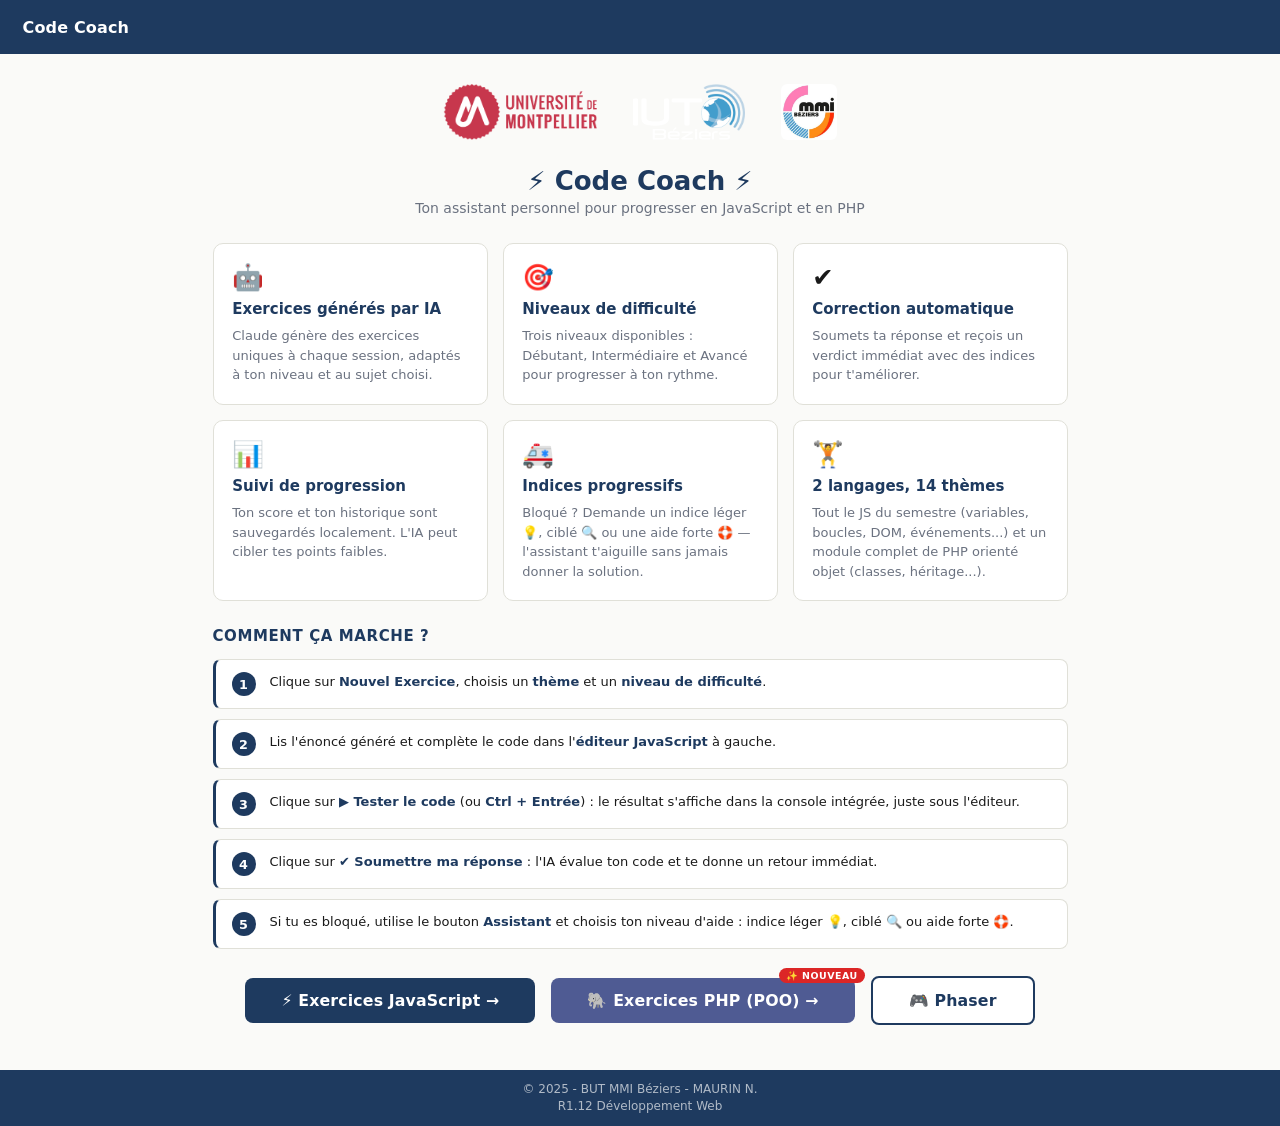
<file: index.html>
<!doctype html>
<html lang="fr">
  <head>
    <meta charset="UTF-8" />
    <meta name="viewport" content="width=device-width, initial-scale=1" />
    <title>Code Coach JS — Accueil</title>
    <link rel="stylesheet" href="./style.css" />
    <style>
      /* Overrides pour la page d'accueil (scroll autorisé) */
      html,
      body {
        overflow: auto;
        height: auto;
        min-height: 100%;
      }
    </style>
  </head>
  <body>
    <header>
      <div class="header-inner">
        <span class="site-title">Code Coach</span>
      </div>
    </header>

    <div class="landing-wrapper">
      <!-- Logos -->
      <div class="logos-row">
        <img src="./logos/logo_um.png" alt="Logo Université de Montpellier" />
        <img src="./logos/logo_IUT.png" alt="Logo IUT de Béziers" />
        <img src="./logos/logo mmi.jpg" alt="Logo BUT MMI" />
      </div>

      <!-- Titre -->
      <div class="landing-title">
        <h1>⚡ Code Coach ⚡</h1>
        <p class="subtitle">
          Ton assistant personnel pour progresser en JavaScript et en PHP
        </p>
      </div>

      <!-- Fonctionnalités -->
      <div class="features-grid">
        <div class="feature-card">
          <span class="icon">🤖</span>
          <h3>Exercices générés par IA</h3>
          <p>
            Claude génère des exercices uniques à chaque session, adaptés à ton
            niveau et au sujet choisi.
          </p>
        </div>
        <div class="feature-card">
          <span class="icon">🎯</span>
          <h3>Niveaux de difficulté</h3>
          <p>
            Trois niveaux disponibles : Débutant, Intermédiaire et Avancé pour
            progresser à ton rythme.
          </p>
        </div>
        <div class="feature-card">
          <span class="icon">✔</span>
          <h3>Correction automatique</h3>
          <p>
            Soumets ta réponse et reçois un verdict immédiat avec des indices
            pour t'améliorer.
          </p>
        </div>
        <div class="feature-card">
          <span class="icon">📊</span>
          <h3>Suivi de progression</h3>
          <p>
            Ton score et ton historique sont sauvegardés localement. L'IA peut
            cibler tes points faibles.
          </p>
        </div>
        <div class="feature-card">
          <span class="icon">🚑</span>
          <h3>Indices progressifs</h3>
          <p>
            Bloqué ? Demande un indice léger 💡, ciblé 🔍 ou une aide forte 🛟 —
            l'assistant t'aiguille sans jamais donner la solution.
          </p>
        </div>
        <div class="feature-card">
          <span class="icon">🏋️</span>
          <h3>2 langages, 14 thèmes</h3>
          <p>
            Tout le JS du semestre (variables, boucles, DOM, événements...) et
            un module complet de PHP orienté objet (classes, héritage...).
          </p>
        </div>
      </div>

      <!-- Comment ça marche -->
      <div class="how-section">
        <h2>Comment ça marche ?</h2>
        <div class="steps">
          <div class="step">
            <div class="step-num">1</div>
            <p>
              Clique sur <strong>Nouvel Exercice</strong>, choisis un
              <strong>thème</strong> et un
              <strong>niveau de difficulté</strong>.
            </p>
          </div>
          <div class="step">
            <div class="step-num">2</div>
            <p>
              Lis l'énoncé généré et complète le code dans l'<strong
                >éditeur JavaScript</strong
              >
              à gauche.
            </p>
          </div>
          <div class="step">
            <div class="step-num">3</div>
            <p>
              Clique sur <strong>▶ Tester le code</strong> (ou
              <strong>Ctrl + Entrée</strong>) : le résultat s'affiche dans la
              console intégrée, juste sous l'éditeur.
            </p>
          </div>
          <div class="step">
            <div class="step-num">4</div>
            <p>
              Clique sur <strong>✔ Soumettre ma réponse</strong> : l'IA évalue
              ton code et te donne un retour immédiat.
            </p>
          </div>
          <div class="step">
            <div class="step-num">5</div>
            <p>
              Si tu es bloqué, utilise le bouton <strong>Assistant</strong> et
              choisis ton niveau d'aide : indice léger 💡, ciblé 🔍 ou aide
              forte 🛟.
            </p>
          </div>
        </div>
      </div>

      <!-- CTA -->
      <div style="display:flex; gap:16px; align-items:center; flex-wrap:wrap; justify-content:center;">
        <a href="./ccjs.html" class="cta-button">⚡ Exercices JavaScript →</a>
        <a href="./ccphp.html" class="cta-button" style="position:relative; background:#4F5B93;">
          <span style="position:absolute; top:-10px; right:-10px; background:#dc2626; color:#fff; font-size:0.6em; font-weight:bold; padding:2px 7px; border-radius:20px; letter-spacing:0.5px; white-space:nowrap;">✨ NOUVEAU</span>
          🐘 Exercices PHP (POO) →
        </a>
        <a href="./ccphaser.html" class="cta-button secondary">🎮 Phaser</a>
      </div>
    </div>

    <footer>
      <p>
        © 2025 - BUT MMI Béziers - MAURIN N.<br />
        R1.12 Développement Web
      </p>
    </footer>
  </body>
</html>
</file>
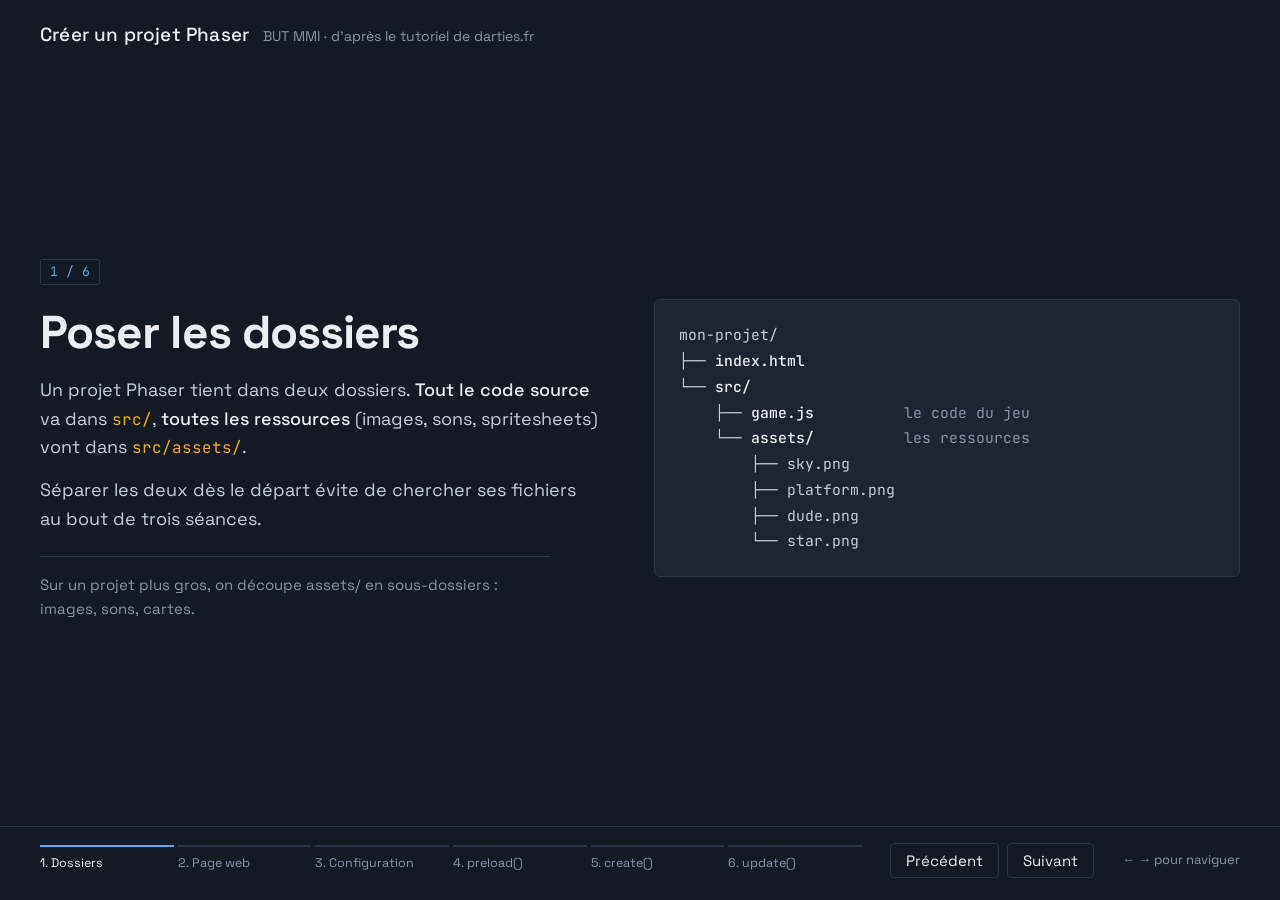
<file: phaser-pas-a-pas.html>
<!DOCTYPE html>
<html lang="fr">
<head>
<meta charset="utf-8">
<meta name="viewport" content="width=device-width, initial-scale=1">
<title>Créer un projet Phaser, pas à pas</title>
<!-- Polices hébergées ici même : aucune requête vers Google, donc aucune
     adresse IP d'étudiant transmise. Détails dans fonts/polices.css. -->
<link rel="stylesheet" href="./fonts/polices.css">
<!-- On précharge le seul fichier réellement utilisé au premier affichage :
     sans cela le navigateur ne le découvre qu'après avoir lu la feuille de
     style, ce qui retarde la bascule depuis la police de secours. -->
<link rel="preload" href="./fonts/space-grotesk-latin.woff2" as="font" type="font/woff2" crossorigin>
<style>
:root{
  --ink:#141A24;
  --ink-2:#1C2531;
  --paper:#EDEEF2;
  --muted:#8794A8;
  --sky:#5FA8E0;
  --star:#EFA92B;
  --line:#2A3546;
  --sans:"Space Grotesk","Helvetica Neue",Arial,sans-serif;
  --mono:"JetBrains Mono","SF Mono",Consolas,monospace;
}
*{box-sizing:border-box}
html,body{height:100%}
body{
  margin:0;background:var(--ink);color:var(--paper);
  font-family:var(--sans);font-size:18px;line-height:1.6;
  display:flex;flex-direction:column;overflow:hidden;
}

header{
  display:flex;align-items:baseline;gap:14px;
  padding:20px 40px 0;flex:none;
}
header h1{font-size:19px;font-weight:500;margin:0;letter-spacing:.01em}
header span{font-size:14px;color:var(--muted)}

main{flex:1;position:relative;overflow:hidden}

.slide{
  position:absolute;inset:0;
  display:none;
  grid-template-columns:minmax(0,1fr) minmax(0,1.05fr);
  gap:56px;align-content:safe center;align-items:center;
  padding:24px 40px;
  overflow-y:auto;
}
.slide.on{display:grid}

.num{
  font-family:var(--mono);font-size:13px;color:var(--sky);
  border:1px solid var(--line);border-radius:2px;
  padding:2px 9px;display:inline-block;margin-bottom:22px;
}
.slide h2{
  font-size:clamp(28px,3.6vw,46px);font-weight:700;line-height:1.1;
  margin:0 0 18px;letter-spacing:-.02em;
}
.slide p{margin:0 0 14px;max-width:34em;color:#C6CDD9}
.slide p strong{color:var(--paper);font-weight:500}
.slide code{font-family:var(--mono);font-size:.88em;color:var(--star)}

.when{
  margin-top:22px;padding-top:16px;border-top:1px solid var(--line);
  font-size:15px;color:var(--muted);max-width:34em;
}

pre{
  font-family:var(--mono);font-size:clamp(12px,1.15vw,16px);line-height:1.75;
  background:var(--ink-2);border:1px solid var(--line);border-radius:6px;
  margin:0;padding:22px 24px;overflow:auto;max-height:74vh;
  white-space:pre;
}
.k{color:var(--sky)}
.s{color:#8FD6A9}
.c{color:#5E6B7E;font-style:italic}
.f{color:var(--star)}

.tree{color:#C6CDD9}
.tree b{color:var(--paper);font-weight:500}
.tree i{color:var(--muted);font-style:normal}

canvas{
  background:#6BB6E8;border-radius:6px;border:1px solid var(--line);
  display:block;width:100%;max-width:420px;
}
.tick{
  font-family:var(--mono);font-size:14px;color:var(--muted);
  margin-top:12px;display:flex;align-items:center;gap:14px;
}
.tick b{color:var(--star);font-weight:500}
.tick button{
  background:none;border:1px solid var(--line);color:var(--paper);
  font-family:var(--sans);font-size:13px;
  border-radius:4px;padding:4px 12px;cursor:pointer;
}
.tick button:hover{border-color:var(--sky)}
.tick button:focus-visible{outline:2px solid var(--sky);outline-offset:2px}

footer{
  flex:none;display:flex;align-items:center;gap:28px;
  padding:16px 40px 22px;border-top:1px solid var(--line);
}
.rail{display:flex;gap:4px;flex:1;list-style:none;margin:0;padding:0}
.rail li{flex:1}
.rail button{
  width:100%;text-align:left;background:none;border:0;cursor:pointer;
  padding:8px 0 0;color:var(--muted);
  font-family:var(--sans);font-size:12.5px;
  border-top:2px solid var(--line);
  transition:color .18s,border-color .18s;
}
.rail button:hover{color:var(--paper)}
.rail li.done button{border-top-color:#3D5674}
.rail li.act button{border-top-color:var(--sky);color:var(--paper)}
.rail button:focus-visible{outline:2px solid var(--sky);outline-offset:3px}

nav{display:flex;gap:8px}
nav button{
  background:none;border:1px solid var(--line);color:var(--paper);
  font-family:var(--sans);font-size:15px;
  border-radius:4px;padding:7px 15px;cursor:pointer;
  transition:border-color .18s,background .18s;
}
nav button:hover{border-color:var(--sky)}
nav button:focus-visible{outline:2px solid var(--sky);outline-offset:2px}
.hint{font-size:13px;color:var(--muted);white-space:nowrap}

@media (max-width:900px){
  .slide{grid-template-columns:1fr;gap:24px;align-content:start;overflow:auto}
  pre{max-height:none}
  .hint{display:none}
}
</style>
</head>
<body>

<header>
  <h1>Créer un projet Phaser</h1>
  <span>BUT MMI · d'après le tutoriel de darties.fr</span>
</header>

<main id="deck">

<section class="slide on">
  <div>
    <span class="num">1 / 6</span>
    <h2>Poser les dossiers</h2>
    <p>Un projet Phaser tient dans deux dossiers. <strong>Tout le code source</strong> va dans <code>src/</code>, <strong>toutes les ressources</strong> (images, sons, spritesheets) vont dans <code>src/assets/</code>.</p>
    <p>Séparer les deux dès le départ évite de chercher ses fichiers au bout de trois séances.</p>
    <div class="when">Sur un projet plus gros, on découpe assets/ en sous-dossiers : images, sons, cartes.</div>
  </div>
  <pre class="tree">mon-projet/
├── <b>index.html</b>
└── <b>src/</b>
    ├── <b>game.js</b>          <i>le code du jeu</i>
    └── <b>assets/</b>          <i>les ressources</i>
        ├── sky.png
        ├── platform.png
        ├── dude.png
        └── star.png</pre>
</section>

<section class="slide">
  <div>
    <span class="num">2 / 6</span>
    <h2>Brancher Phaser sur la page</h2>
    <p>Phaser est une librairie JavaScript : le jeu tourne dans le navigateur. La page charge <strong>d'abord la librairie</strong>, ensuite notre code.</p>
    <p>L'ordre compte. Si <code>game.js</code> passe en premier, l'objet <code>Phaser</code> n'existe pas encore.</p>
    <div class="when">Dans VS Code, l'extension Live Server sert la page et la recharge à chaque sauvegarde.</div>
  </div>
  <pre>&lt;<span class="k">script</span> src=<span class="s">"phaser.min.js"</span>&gt;&lt;/<span class="k">script</span>&gt;
&lt;<span class="k">script</span> src=<span class="s">"src/game.js"</span>&gt;&lt;/<span class="k">script</span>&gt;</pre>
</section>

<section class="slide">
  <div>
    <span class="num">3 / 6</span>
    <h2>Décrire le jeu</h2>
    <p>Tout part d'un objet <code>config</code> : la taille de la fenêtre, le moteur physique, et les trois fonctions qui composent la scène.</p>
    <p><code>new Phaser.Game(config)</code> lance la machine. À ce stade, l'écran est noir et fait 800 × 600 : c'est normal, rien n'a encore été dessiné.</p>
    <div class="when">Passer debug à true affiche les hitbox et les vecteurs de déplacement. Très utile pour comprendre les collisions.</div>
  </div>
  <pre><span class="k">var</span> config = {
  type: Phaser.AUTO,
  width: <span class="f">800</span>,
  height: <span class="f">600</span>,
  physics: {
    default: <span class="s">'arcade'</span>,
    arcade: {
      gravity: { y: <span class="f">300</span> },
      debug: <span class="k">false</span>
    }
  },
  scene: {
    preload: preload,
    create: create,
    update: update
  }
};

<span class="k">new</span> Phaser.Game(config);</pre>
</section>

<section class="slide">
  <div>
    <span class="num">4 / 6</span>
    <h2>preload() — charger</h2>
    <p>Appelée <strong>une seule fois</strong>, au chargement de la scène. On y met les images en mémoire et on donne à chacune une <strong>clé</strong>.</p>
    <p>C'est cette clé, et non le chemin du fichier, qu'on réutilisera partout ensuite.</p>
    <div class="when">Un spritesheet demande en plus la taille d'une vignette : frameWidth et frameHeight.</div>
  </div>
  <pre><span class="k">function</span> <span class="f">preload</span>() {

  <span class="k">this</span>.load.image(<span class="s">"img_ciel"</span>,
                  <span class="s">"src/assets/sky.png"</span>);

  <span class="k">this</span>.load.image(<span class="s">"img_plateforme"</span>,
                  <span class="s">"src/assets/platform.png"</span>);

  <span class="k">this</span>.load.spritesheet(<span class="s">"img_perso"</span>,
                  <span class="s">"src/assets/dude.png"</span>,
                  { frameWidth: <span class="f">32</span>, frameHeight: <span class="f">48</span> });
}</pre>
</section>

<section class="slide">
  <div>
    <span class="num">5 / 6</span>
    <h2>create() — construire</h2>
    <p>Appelée <strong>à chaque lancement</strong> de la scène. On y monte le décor : fond, plateformes, joueur, animations, collisions.</p>
    <p>Les éléments d'une même famille vont dans un <strong>groupe</strong>. Une seule règle de collision suffit alors pour toutes les plateformes.</p>
    <div class="when">staticGroup() pour ce qui ne bouge pas et ignore la gravité. group() pour ce qui tombe et rebondit.</div>
  </div>
  <pre><span class="k">function</span> <span class="f">create</span>() {

  <span class="c">// le fond, ancré par son centre</span>
  <span class="k">this</span>.add.image(<span class="f">400</span>, <span class="f">300</span>, <span class="s">"img_ciel"</span>);

  <span class="c">// les plateformes, regroupées</span>
  groupe_plateformes = <span class="k">this</span>.physics.add.staticGroup();
  groupe_plateformes.create(<span class="f">200</span>, <span class="f">584</span>, <span class="s">"img_plateforme"</span>);
  groupe_plateformes.create(<span class="f">600</span>, <span class="f">584</span>, <span class="s">"img_plateforme"</span>);

  <span class="c">// le joueur</span>
  player = <span class="k">this</span>.physics.add.sprite(<span class="f">100</span>, <span class="f">450</span>, <span class="s">"img_perso"</span>);
  player.setCollideWorldBounds(<span class="k">true</span>);

  <span class="c">// il s'arrête sur les plateformes</span>
  <span class="k">this</span>.physics.add.collider(player, groupe_plateformes);

  clavier = <span class="k">this</span>.input.keyboard.createCursorKeys();
}</pre>
</section>

<section class="slide">
  <div>
    <span class="num">6 / 6</span>
    <h2>update() — la boucle</h2>
    <p>Appelée <strong>en boucle</strong>, environ soixante fois par seconde, tant que la scène tourne. Dès qu'elle se termine, elle repart.</p>
    <p>C'est là qu'on lit le clavier et qu'on décide de la vitesse du joueur. Le moteur physique s'occupe du reste : gravité, collisions, rebonds.</p>
    <canvas id="demo" width="420" height="150" aria-label="Animation d'un carré qui se déplace sur une plateforme"></canvas>
    <p class="tick">
      update() exécutée <b id="frames">0</b> fois
      <button id="anim">Pause</button>
    </p>
  </div>
  <pre><span class="k">function</span> <span class="f">update</span>() {

  <span class="k">if</span> (clavier.right.isDown) {
    player.setVelocityX(<span class="f">160</span>);
  } <span class="k">else if</span> (clavier.left.isDown) {
    player.setVelocityX(<span class="f">-160</span>);
  } <span class="k">else</span> {
    player.setVelocityX(<span class="f">0</span>);
  }
}</pre>
</section>

</main>

<footer>
  <ol class="rail" id="rail"></ol>
  <nav>
    <button id="prev">Précédent</button>
    <button id="next">Suivant</button>
  </nav>
  <span class="hint">← → pour naviguer</span>
</footer>

<script>
var slides = document.querySelectorAll('.slide');
var titles = ['Dossiers', 'Page web', 'Configuration', 'preload()', 'create()', 'update()'];
var rail = document.getElementById('rail');
var current = 0;

titles.forEach(function (title, i) {
  var li = document.createElement('li');
  var b = document.createElement('button');
  b.textContent = (i + 1) + '. ' + title;
  b.onclick = function () { show(i); };
  li.appendChild(b);
  rail.appendChild(li);
});

function show(i) {
  current = Math.max(0, Math.min(slides.length - 1, i));
  for (var n = 0; n < slides.length; n++) {
    slides[n].classList.toggle('on', n === current);
    rail.children[n].className = n === current ? 'act' : (n < current ? 'done' : '');
  }
  /* Changer de diapo peut rendre visible ou masquer la démo animée : c'est le
     moment de démarrer ou d'arrêter sa boucle. On peint aussi une image, pour
     que la scène soit visible même quand l'animation est en pause. */
  dessiner();
  ajusterBoucle();
}

document.getElementById('next').onclick = function () { show(current + 1); };
document.getElementById('prev').onclick = function () { show(current - 1); };

document.addEventListener('keydown', function (e) {
  /* La barre d'espace sert à DEUX choses : avancer d'une diapo, et activer
     le bouton qui a le focus. Si on l'interceptait toujours, les boutons
     Pause / Précédent / Suivant deviendraient inutilisables au clavier :
     on tabule jusqu'à eux, on appuie sur Espace, et la diapo change au lieu
     d'activer le bouton. On laisse donc l'espace au navigateur dès qu'un
     élément interactif a le focus.
     Les flèches, elles, n'activent aucun bouton : pas besoin de les protéger,
     et il vaut mieux qu'elles continuent de fonctionner juste après un clic
     sur la frise (le focus reste alors sur le bouton cliqué). */
  var surUnControle = e.target.closest &&
                      e.target.closest('button, a, input, select, textarea');

  if (e.key === 'ArrowRight') { show(current + 1); e.preventDefault(); }
  else if (e.key === 'ArrowLeft') { show(current - 1); e.preventDefault(); }
  else if (e.key === 'Home') { show(0); e.preventDefault(); }
  else if (e.key === ' ' && !surUnControle) { show(current + 1); e.preventDefault(); }
});

// petite démo : un carré qui va et vient, comme le ferait update()
var canvas = document.getElementById('demo');
var ctx = canvas.getContext('2d');
var x = 40;
var vx = 1.6;
var count = 0;
var bouton = document.getElementById('anim');

// mise en pause si le système demande de limiter les animations
var running = !window.matchMedia('(prefers-reduced-motion: reduce)').matches;
bouton.textContent = running ? 'Pause' : 'Lecture';

bouton.onclick = function () {
  running = !running;
  bouton.textContent = running ? 'Pause' : 'Lecture';
  ajusterBoucle();
};

/* On repère la diapo qui contient le canvas plutôt que d'écrire son numéro :
   si l'ordre des diapos change un jour, ceci suit tout seul. */
var diapoDemo = canvas.closest('.slide');

/* Identifiant de la boucle d'animation, ou null quand elle est à l'arrêt.
   C'est lui qui permet de savoir si une boucle tourne déjà, et de l'annuler. */
var boucle = null;

// Peindre l'image : aucune modification d'état ici, on ne fait que dessiner.
function dessiner() {
  ctx.fillStyle = '#6BB6E8';
  ctx.fillRect(0, 0, 420, 150);

  ctx.fillStyle = '#4E7C3E';
  ctx.fillRect(0, 120, 420, 30);

  ctx.fillStyle = '#EFA92B';
  ctx.fillRect(x, 88, 26, 32);
}

// Faire avancer la scène d'une image : ici, et seulement ici, l'état change.
function avancer() {
  x += vx;
  if (x < 20 || x > 374) { vx = -vx; }
  count++;
  document.getElementById('frames').textContent = count;
}

function animer() {
  boucle = requestAnimationFrame(animer);
  avancer();
  dessiner();
}

/* La boucle ne tourne que si elle sert à quelque chose : l'animation doit
   être en lecture ET la diapo qui porte le canvas doit être affichée. Sans
   cette seconde condition, on redessinait 60 fois par seconde un canvas
   invisible pendant toute la lecture des cinq premières diapos — du travail
   pour rien, et de la batterie en moins sur un portable. */
function ajusterBoucle() {
  var doitTourner = running && diapoDemo.classList.contains('on');

  if (doitTourner && boucle === null) {
    boucle = requestAnimationFrame(animer);
  } else if (!doitTourner && boucle !== null) {
    cancelAnimationFrame(boucle);
    boucle = null;
  }
}

show(0);
</script>
</body>
</html>
</file>
<file: style.css>
/* ── Reset & base ────────────────────────────────────────────────────────── */
*, *::before, *::after { box-sizing: border-box; }

html, body {
  height: 100%;
  margin: 0;
  padding: 0;
  display: flex;
  flex-direction: column;
  overflow: hidden;
  background: #fafaf8;
  color: #1a1a1a;
  font-family: system-ui, -apple-system, sans-serif;
  font-size: 15px;
}

a { text-decoration: none; color: inherit; }

/* La règle par défaut du navigateur ([hidden] { display: none }) a une
   spécificité nulle : le moindre sélecteur d'id la bat et l'attribut hidden
   cesse de cacher quoi que ce soit. On la réaffirme ici pour tout le site. */
[hidden] { display: none !important; }

/* ── Header ──────────────────────────────────────────────────────────────── */
header {
  background: #1e3a5f;
  color: #fff;
  padding: 0 1.5rem;
  flex-shrink: 0;
  z-index: 100;
}
.header-inner {
  max-width: 1300px;
  margin: 0 auto;
  display: flex;
  align-items: center;
  justify-content: space-between;
  height: 54px;
}
.site-title {
  font-size: 16px;
  font-weight: 700;
  color: #fff;
  letter-spacing: .01em;
  /* Sur écran étroit, c'est le titre qui cède la place aux boutons, pas
     l'inverse : min-width:0 autorise cet élément flex à rétrécir sous la
     largeur de son texte, et l'ellipse rend la troncature lisible. */
  min-width: 0;
  overflow: hidden;
  text-overflow: ellipsis;
  white-space: nowrap;
}
.header-back {
  font-size: 13px;
  font-weight: 600;
  color: rgba(255,255,255,.85);
  padding: 6px 12px;
  border-radius: 6px;
  border: 1px solid rgba(255,255,255,.25);
  transition: background .15s;
  /* Sans cela, un libellé de deux mots passe à la ligne dès que la place
     manque et le bouton (49 px) déborde du bandeau (54 px). */
  white-space: nowrap;
}
.header-back:hover { background: rgba(255,255,255,.12); }

/* ── Conteneur principal (éditeur + énoncé) ─────────────────────────────── */
.container.top-row {
  flex: 1;
  display: flex;
  width: 100%;
  gap: 1rem;
  padding: 1rem 1.5rem;
  height: 0;
  min-height: 0;
  box-sizing: border-box;
}

/* ── Zones (gauche et droite) ────────────────────────────────────────────── */
.code-area {
  display: grid;
  grid-template-rows: auto minmax(0, 1fr) auto;
  border: 1px solid #e0e0d8;
  background: #fff;
  border-radius: 10px;
  padding: 1rem;
  box-sizing: border-box;
  overflow: hidden;
  min-height: 0;
}

.code-area.editor {
  flex: 6 1 0;
  display: grid;
  /* Titre / Éditeur / Console / Boutons */
  grid-template-rows: auto minmax(0, 1.7fr) minmax(0, 1fr) auto;
  overflow: hidden;
}

.code-area.statement {
  flex: 4 1 0;
}

.code-area h3 {
  margin: 0 0 .75rem;
  font-size: 15px;
  font-weight: 700;
  color: #1e3a5f;
}

/* ── Barre d'entête (colonne de droite) ──────────────────────────────────── */
.exercises-top-bar {
  display: flex;
  flex-wrap: wrap;
  justify-content: space-between;
  align-items: center;
  gap: .5rem;
  border-bottom: 1px solid #e0e0d8;
  margin-bottom: 15px;
  padding-bottom: 10px;
  min-height: 50px;
}

.exercises-top-bar h3 {
  margin: 0;
  border: none;
}

.header-buttons {
  display: flex;
  gap: 10px;
  align-items: center;
}

/* ── Éditeur CodeMirror ──────────────────────────────────────────────────── */
.CodeMirror {
  height: 100% !important;
  overflow-y: auto;
  scrollbar-gutter: stable;
  border: 1px solid #e0e0d8;
  font-size: 16px;
  border-radius: 6px;
  font-family: "SFMono-Regular", Consolas, "Liberation Mono", Menlo, monospace;
}

/* Thème CodeMirror "gestion" — reprend la charte navy/blanc de l'application */
.cm-s-gestion.CodeMirror {
  background: #fff;
  color: #1a1a1a;
}
.cm-s-gestion .CodeMirror-gutters {
  background: #fafaf8;
  border-right: 1px solid #e0e0d8;
}
.cm-s-gestion .CodeMirror-linenumber { color: #9ca3af; }
.cm-s-gestion .CodeMirror-cursor { border-left: 1.5px solid #1e3a5f; }
.cm-s-gestion .CodeMirror-activeline-background { background: #f5f7fb; }
.cm-s-gestion div.CodeMirror-selected { background: #dbe4f3; }
.cm-s-gestion .CodeMirror-line::selection,
.cm-s-gestion .CodeMirror-line > span::selection,
.cm-s-gestion .CodeMirror-line > span > span::selection { background: #dbe4f3; }
.cm-s-gestion .CodeMirror-matchingbracket {
  color: #16a34a !important;
  font-weight: 700;
  background: #dcfce7;
}

.cm-s-gestion .cm-keyword    { color: #1e3a5f; font-weight: 700; }
.cm-s-gestion .cm-atom       { color: #0369a1; }
.cm-s-gestion .cm-number     { color: #d97706; }
.cm-s-gestion .cm-def        { color: #0369a1; }
.cm-s-gestion .cm-variable   { color: #1a1a1a; }
.cm-s-gestion .cm-variable-2 { color: #1e3a5f; }
.cm-s-gestion .cm-variable-3,
.cm-s-gestion .cm-type       { color: #0369a1; }
.cm-s-gestion .cm-property   { color: #1e3a5f; }
.cm-s-gestion .cm-operator   { color: #374151; }
.cm-s-gestion .cm-comment    { color: #6b7280; font-style: italic; }
.cm-s-gestion .cm-string,
.cm-s-gestion .cm-string-2   { color: #16a34a; }
.cm-s-gestion .cm-meta       { color: #6b7280; }
.cm-s-gestion .cm-qualifier  { color: #6b7280; }
.cm-s-gestion .cm-builtin    { color: #0369a1; }
.cm-s-gestion .cm-bracket    { color: #6b7280; }
.cm-s-gestion .cm-tag        { color: #dc2626; }
.cm-s-gestion .cm-attribute  { color: #0369a1; }
.cm-s-gestion .cm-error      { color: #dc2626; background: #fee2e2; }
.cm-s-gestion .cm-invalidchar { color: #dc2626; }

/* Zone Énoncé */
.code-area.statement {
  display: grid;
  grid-template-rows: auto minmax(0, 1fr);
  overflow: hidden;
  font-size: 1.05em;
}

/* ── Conteneur énoncé ────────────────────────────────────────────────────── */
#exerciseContainer {
  overflow-y: auto;
  scrollbar-gutter: stable;
  padding-right: 5px;
  min-height: 0;
  color: #1a1a1a;
}

/* ── Console intégrée ────────────────────────────────────────────────────── */
.console-panel {
  display: flex;
  flex-direction: column;
  border: 1px solid #e0e0d8;
  border-radius: 6px;
  margin-top: 10px;
  overflow: hidden;
  min-height: 0;
}

.console-bar {
  display: flex;
  justify-content: space-between;
  align-items: center;
  background: #f0f4fb;
  border-bottom: 1px solid #e0e0d8;
  padding: 5px 10px;
  flex-shrink: 0;
}

.console-title {
  font-size: 12px;
  font-weight: 700;
  color: #1e3a5f;
  text-transform: uppercase;
  letter-spacing: .04em;
}

.console-actions {
  display: flex;
  gap: 6px;
}

.console-actions button {
  font-size: 12px;
  padding: 3px 10px;
  box-shadow: none;
  font-weight: 600;
}

#clearConsoleButton {
  background: #fff;
  border: 1px solid #d1d5db;
  color: #374151;
}
#clearConsoleButton:hover { background: #f3f4f6; }

#errorExplainBtn {
  background: #dc2626;
  color: #fff;
}
#errorExplainBtn:hover { background: #b91c1c; }

#outputFrame {
  flex: 1;
  width: 100%;
  border: none;
  background: #f8f9fa;
  min-height: 0;
}

/* ── Boutons ─────────────────────────────────────────────────────────────── */
.buttons-row {
  margin-top: 10px;
  display: flex;
  gap: 10px;
  flex-shrink: 0;
  min-height: 50px;
}

.buttons-row kbd {
  font-size: 11px;
  font-family: inherit;
  background: rgba(255,255,255,.2);
  border: 1px solid rgba(255,255,255,.35);
  border-radius: 4px;
  padding: 1px 6px;
  margin-left: 6px;
  vertical-align: middle;
}

button {
  cursor: pointer;
  border: none;
  border-radius: 8px;
  font-weight: 600;
  font-family: inherit;
  transition: background .15s, border-color .15s, transform .15s, box-shadow .15s;
}

button:hover { transform: translateY(-1px); }

/* Bouton "Tester le code" (succès) */
#runButton {
  background: #16a34a;
  color: #fff;
  font-size: 1.05em;
  padding: 12px 24px;
  flex: 1;
}
#runButton:hover { background: #128a3e; }

/* Bouton "Soumettre ma réponse" (primaire) */
#submitButton {
  background: #1e3a5f;
  color: #fff;
  font-size: 1.05em;
  padding: 12px 24px;
  flex: 1;
}
#submitButton:hover { background: #16304f; }

#submitButton:disabled {
  background: #e5e7eb;
  color: #9ca3af;
  cursor: not-allowed;
  transform: none;
  box-shadow: none;
}

/* Bouton "Nouvel Exercice" (primaire) */
#newExerciseButton {
  background: #1e3a5f;
  color: #fff;
  font-size: 14px;
  padding: 10px 20px;
}
#newExerciseButton:hover { background: #16304f; }

/* Bouton "Assistant" (accent secondaire) */
#assistantButton {
  background: #0369a1;
  color: #fff;
  font-size: 14px;
  padding: 10px 20px;
  display: flex;
  align-items: center;
  gap: 6px;
}
#assistantButton:hover { background: #035180; }

#assistantButton img {
  display: block;
}

/* Boutons "Fermer" des modales (neutre) */
#closeModalButton,
#closeExecutionButton,
#closeTopicButton {
  background: #fff;
  color: #374151;
  border: 1.5px solid #d1d5db;
  padding: 8px 18px;
  font-size: 13px;
}
#closeModalButton:hover,
#closeExecutionButton:hover,
#closeTopicButton:hover {
  background: #f3f4f6;
}

/* ── Modales (pop-up) ────────────────────────────────────────────────────── */
.modal {
  display: none;
  position: fixed;
  z-index: 1000;
  left: 0;
  top: 0;
  width: 100%;
  height: 100%;
  background: rgba(0,0,0,.45);
}

.modal-content {
  background: #fff;
  color: #1a1a1a;
  margin: 5% auto;
  width: 80%;
  max-width: 900px;
  height: 80%;
  border: 1px solid #e0e0d8;
  border-radius: 12px;
  box-shadow: 0 8px 32px rgba(0,0,0,.18);
  display: flex;
  flex-direction: column;
  overflow: hidden;
}

.modal-content h3 {
  margin: 0;
  padding: 1.25rem 1.5rem 1rem;
  color: #1e3a5f;
  font-size: 1.05rem;
  border-bottom: 1px solid #e0e0d8;
}

#assistantContent {
  flex: 1;
  overflow-y: auto;
  padding: 1.25rem 1.5rem;
  font-size: 1.05em;
  line-height: 1.6;
  color: #1a1a1a;
}

.modal-footer {
  margin-top: 0;
  padding: 1rem 1.5rem;
  background: #fafaf8;
  border-top: 1px solid #e0e0d8;
  flex-shrink: 0;
  text-align: right;
}

/* ── Styles markdown (énoncé & assistant) ────────────────────────────────── */
.markdown-content,
#assistantContent {
  color: #1a1a1a;
}

.markdown-content h4 {
  color: #1e3a5f;
  font-size: 1.1em;
  margin-top: 15px;
}

.markdown-content strong {
  color: #0369a1;
}

.markdown-content ul {
  padding-left: 20px;
}

.markdown-content pre {
  background: #f3f4f6;
  border: 1px solid #e0e0d8;
  padding: 10px;
  border-radius: 6px;
  overflow-x: auto;
}

/* ── Score ───────────────────────────────────────────────────────────────── */
.score-display {
  display: inline-flex;
  align-items: center;
  gap: 5px;
  background: #f0f4fb;
  border: 1px solid #c7d2e8;
  border-radius: 20px;
  padding: 4px 12px;
  font-size: .9em;
  font-weight: 700;
}

.score-correct { color: #16a34a; }
.score-sep     { color: #9ca3af; }
.score-total   { color: #1a1a1a; }
.score-pct     { color: #1e3a5f; font-size: .85em; margin-left: 2px; }

/* ── Points faibles ──────────────────────────────────────────────────────── */
.weak-points-section {
  padding: 0 20px 10px;
}

.weak-points-divider {
  display: flex;
  align-items: center;
  gap: 10px;
  margin: 5px 0 15px;
  color: #9ca3af;
  font-size: .85em;
}

.weak-points-divider::before,
.weak-points-divider::after {
  content: "";
  flex: 1;
  height: 1px;
  background: #e0e0d8;
}

.weak-points-btn {
  background: #fff !important;
  border: 2px dashed #d97706 !important;
  color: #d97706 !important;
}

.weak-points-btn:hover:not(:disabled) {
  background: #fffbeb !important;
  border-style: solid !important;
}

.weak-points-btn:disabled {
  border-color: #e5e7eb !important;
  color: #9ca3af !important;
  cursor: not-allowed;
  transform: none;
  box-shadow: none;
}

/* ── Verdicts de validation ──────────────────────────────────────────────── */
.verdict {
  font-size: 1.3em;
  font-weight: 700;
  text-align: center;
  padding: 15px;
  border-radius: 8px;
  margin-bottom: 15px;
}

.verdict-correct {
  background: #dcfce7;
  border: 2px solid #16a34a;
  color: #15803d;
}

.verdict-incorrect {
  background: #fee2e2;
  border: 2px solid #fca5a5;
  color: #dc2626;
}

/* ── Footer ──────────────────────────────────────────────────────────────── */
footer p {
  margin: 0;
  text-align: center;
  line-height: 1.4;
}
footer {
  flex-shrink: 0;
  font-size: 12px;
  color: rgba(255,255,255,.65);
  background: #1e3a5f;
  padding: .75rem;
  text-align: center;
}

/* ── Sélecteur de difficulté ─────────────────────────────────────────────── */
.difficulty-selector {
  display: flex;
  align-items: center;
  justify-content: center;
  flex-wrap: wrap;
  gap: 8px;
  padding: 15px 20px 5px;
}

.difficulty-label {
  color: #1a1a1a;
  font-weight: 700;
  margin-right: 4px;
}

.difficulty-btn {
  background: #f3f4f6;
  color: #374151;
  padding: 6px 14px;
  font-size: .9em;
  border: 2px solid transparent;
  border-radius: 20px;
}

.difficulty-btn:hover { transform: translateY(-1px); }

.difficulty-btn.active[data-level="débutant"] {
  background: #dcfce7;
  border-color: #16a34a;
  color: #15803d;
}

.difficulty-btn.active[data-level="intermédiaire"] {
  background: #fef3c7;
  border-color: #d97706;
  color: #92400e;
}

.difficulty-btn.active[data-level="avancé"] {
  background: #fee2e2;
  border-color: #dc2626;
  color: #dc2626;
}

/* ── Badges de difficulté dans l'énoncé ──────────────────────────────────── */
.difficulty-badge {
  display: inline-block;
  font-size: .85em;
  font-weight: 700;
  padding: 3px 10px;
  border-radius: 12px;
  margin-bottom: 12px;
}

.badge-debutant {
  background: #dcfce7;
  border: 1px solid #16a34a;
  color: #15803d;
}

.badge-intermediaire {
  background: #fef3c7;
  border: 1px solid #d97706;
  color: #92400e;
}

.badge-avance {
  background: #fee2e2;
  border: 1px solid #dc2626;
  color: #dc2626;
}

/* ── Modale de choix de sujet ────────────────────────────────────────────── */
.topic-buttons-container {
  display: flex;
  flex-direction: column;
  gap: 12px;
  padding: 20px;
}

.topic-btn {
  background: #fff;
  color: #1e3a5f;
  border: 1px solid #e0e0d8;
  border-radius: 10px;
  padding: 15px;
  font-size: 1.05em;
  font-weight: 600;
  transition: background .15s, box-shadow .15s, transform .15s;
}

.topic-btn:hover {
  background: #eef2ff;
  box-shadow: 0 2px 10px rgba(0,0,0,.09);
}

.topic-btn[data-topic] {
  display: flex;
  align-items: center;
  justify-content: space-between;
  gap: 12px;
  text-align: left;
}

.topic-progress {
  display: flex;
  align-items: center;
  gap: 8px;
  flex-shrink: 0;
}

.topic-progress-bar {
  width: 70px;
  height: 8px;
  background: #e5e7eb;
  border-radius: 4px;
  overflow: hidden;
  display: inline-block;
}

.topic-progress-fill {
  display: block;
  height: 100%;
  background: #16a34a;
  border-radius: 4px;
  transition: width .3s;
}

.topic-progress-fill.done { background: #d97706; }

.topic-progress-count {
  font-size: 12px;
  color: #6b7280;
  font-weight: 700;
  min-width: 26px;
  text-align: right;
}

/* ── Indices progressifs (modale assistant) ──────────────────────────────── */
.hint-levels {
  display: flex;
  gap: 8px;
  padding: 12px 1.5rem 0;
  flex-wrap: wrap;
  flex-shrink: 0;
}

.hint-btn {
  background: #fff;
  border: 1.5px solid #c7d2e8;
  color: #1e3a5f;
  padding: 8px 14px;
  font-size: 13px;
  font-weight: 600;
  border-radius: 20px;
  box-shadow: none;
}

.hint-btn:hover {
  background: #eef2ff;
  border-color: #1e3a5f;
}

/* ── Historique des exercices ────────────────────────────────────────────── */
#historyButton {
  background: #fff;
  color: #1e3a5f;
  border: 1.5px solid #c7d2e8;
  font-size: 16px;
  padding: 9px 12px;
}
#historyButton:hover { background: #eef2ff; border-color: #1e3a5f; }

#historyList {
  flex: 1;
  overflow-y: auto;
  padding: 1rem 1.5rem;
}

.history-empty {
  color: #6b7280;
  font-size: 14px;
  text-align: center;
  margin-top: 2rem;
}

.history-row {
  display: flex;
  align-items: center;
  gap: 10px;
  padding: 10px 12px;
  border: 1px solid #e0e0d8;
  border-radius: 8px;
  margin-bottom: 8px;
  background: #fff;
  font-size: 14px;
}

.history-result { font-size: 15px; flex-shrink: 0; }
.history-topic  { font-weight: 600; color: #1e3a5f; flex: 1; }
.history-row .difficulty-badge { margin-bottom: 0; flex-shrink: 0; }
.history-date   { color: #9ca3af; font-size: 12px; flex-shrink: 0; }

.history-retry {
  background: #1e3a5f;
  color: #fff;
  font-size: 12px;
  padding: 6px 12px;
  border-radius: 6px;
  box-shadow: none;
  flex-shrink: 0;
}
.history-retry:hover { background: #16304f; }

/* ── Confettis de réussite ───────────────────────────────────────────────── */
.confetti-container {
  position: fixed;
  inset: 0;
  pointer-events: none;
  z-index: 2000;
  overflow: hidden;
}

.confetti {
  position: absolute;
  top: -20px;
  border-radius: 2px;
  opacity: 0;
  animation: confetti-fall linear forwards;
}

@keyframes confetti-fall {
  0%   { transform: translateY(-20px) rotate(0deg); opacity: 1; }
  100% { transform: translateY(105vh) rotate(720deg); opacity: .8; }
}

/* ═══ Page d'accueil (landing) ═══════════════════════════════════════════ */

.landing-wrapper {
  max-width: 900px;
  margin: 0 auto;
  padding: 2rem 1.5rem 3rem;
  display: flex;
  flex-direction: column;
  align-items: center;
  gap: 1.75rem;
  flex: 1;
  width: 100%;
}

/* ── Logos ───────────────────────────────────────────────────────────────── */
.logos-row {
  display: flex;
  align-items: center;
  justify-content: center;
  gap: 36px;
  flex-wrap: wrap;
}

.logos-row img {
  height: 56px;
  object-fit: contain;
  border-radius: 6px;
}

/* ── Titre ───────────────────────────────────────────────────────────────── */
.landing-title {
  text-align: center;
}

.landing-title h1 {
  font-size: 26px;
  font-weight: 700;
  color: #1e3a5f;
  margin: 0 0 4px;
}

.landing-title p.subtitle {
  color: #6b7280;
  font-size: 14px;
  margin: 0;
}

/* ── Cartes fonctionnalités ──────────────────────────────────────────────── */
.features-grid {
  display: grid;
  grid-template-columns: repeat(auto-fit, minmax(230px, 1fr));
  gap: 1rem;
  width: 100%;
}

.feature-card {
  background: #fff;
  border: 1px solid #e0e0d8;
  border-radius: 10px;
  padding: 1.25rem;
  display: flex;
  flex-direction: column;
  gap: 8px;
  transition: background .15s, box-shadow .15s, transform .15s;
}

.feature-card:hover {
  background: #eef2ff;
  box-shadow: 0 2px 10px rgba(0,0,0,.09);
  transform: translateY(-2px);
}

.feature-card .icon { font-size: 1.7em; }

.feature-card h3 {
  margin: 0;
  font-size: 15px;
  font-weight: 700;
  color: #1e3a5f;
}

.feature-card p {
  margin: 0;
  font-size: 13px;
  color: #6b7280;
  line-height: 1.5;
}

/* ── Comment ça marche ───────────────────────────────────────────────────── */
.how-section {
  width: 100%;
}

.how-section h2 {
  color: #1e3a5f;
  font-size: 15px;
  font-weight: 700;
  margin: 0 0 14px;
  text-transform: uppercase;
  letter-spacing: .04em;
}

.steps {
  display: flex;
  flex-direction: column;
  gap: 10px;
}

.step {
  display: flex;
  align-items: flex-start;
  gap: 14px;
  background: #fff;
  border: 1px solid #e0e0d8;
  border-radius: 8px;
  padding: 12px 16px;
  border-left: 3px solid #1e3a5f;
}

.step-num {
  background: #1e3a5f;
  color: #fff;
  border-radius: 50%;
  width: 24px;
  height: 24px;
  min-width: 24px;
  display: flex;
  align-items: center;
  justify-content: center;
  font-weight: 700;
  font-size: .85em;
}

.step p {
  margin: 0;
  font-size: 13px;
  color: #1a1a1a;
  line-height: 1.5;
}

.step p strong { color: #1e3a5f; }

/* ── Bouton principal (CTA) ──────────────────────────────────────────────── */
.cta-button {
  display: inline-block;
  background: #1e3a5f;
  color: #fff;
  font-weight: 700;
  font-size: 1.05em;
  padding: 13px 36px;
  border-radius: 8px;
  text-decoration: none;
  border: none;
  cursor: pointer;
  transition: background .15s, transform .1s;
  letter-spacing: .01em;
}

.cta-button:hover {
  background: #16304f;
  transform: translateY(-2px);
}

.cta-button:active { transform: translateY(0); }

.cta-button.secondary {
  background: #fff;
  color: #1e3a5f;
  border: 2px solid #1e3a5f;
}

.cta-button.secondary:hover {
  background: #eef2ff;
}

/* ── Responsive ──────────────────────────────────────────────────────────── */
@media (max-width: 900px) {
  /* Sur mobile/tablette : la page redevient scrollable et les panneaux
     s'empilent avec des hauteurs adaptées à l'écran. */
  html, body {
    overflow: auto;
    height: auto;
  }
  body { min-height: 100vh; }

  .container.top-row {
    flex-direction: column;
    height: auto;
    padding: 1rem;
  }

  .code-area.editor {
    flex: none;
    /* Titre / Éditeur / Console / Boutons */
    grid-template-rows: auto minmax(220px, 42vh) minmax(140px, 24vh) auto;
  }

  .code-area.statement {
    flex: none;
    grid-template-rows: auto auto;
  }

  #exerciseContainer { max-height: 60vh; }

  .exercises-top-bar {
    flex-direction: column;
    align-items: stretch;
  }
  .exercises-top-bar .header-buttons { flex-wrap: wrap; }
  .header-buttons button { flex: 1; }
  #historyButton { flex: 0 0 auto; }

  .buttons-row {
    flex-direction: column;
    min-height: 0;
  }
  .buttons-row button { width: 100%; }

  .modal-content {
    width: 94vw;
    height: 88%;
    margin: 4% auto;
  }

  .topic-btn[data-topic] {
    flex-direction: column;
    align-items: stretch;
    gap: 6px;
  }
  .topic-progress { justify-content: space-between; }

  .history-row { flex-wrap: wrap; }
  .history-topic { flex: 1 1 100%; }

  .landing-title h1 { font-size: 22px; }
  .logos-row img { height: 42px; }
}

/* ── Session étudiant (header) ───────────────────────────────────────────── */
#student-label {
  flex: 1;
  text-align: center;
  font-size: 13px;
  font-weight: 600;
  color: rgba(255,255,255,.9);
  white-space: nowrap;
  overflow: hidden;
  text-overflow: ellipsis;
  padding: 0 12px;
}

.header-actions {
  display: flex;
  align-items: center;
  gap: 8px;
}

.header-btn {
  font-family: inherit;
  font-size: 13px;
  font-weight: 600;
  color: rgba(255,255,255,.85);
  background: transparent;
  padding: 6px 12px;
  border-radius: 6px;
  border: 1px solid rgba(255,255,255,.25);
  cursor: pointer;
  transition: background .15s;
  white-space: nowrap;
}
.header-btn:hover { background: rgba(255,255,255,.12); }

/* ── Écran d'identification (début de session) ───────────────────────────── */
#loginmodal {
  display: none;
  position: fixed;
  inset: 0;
  z-index: 3000;
  background: rgba(15,23,42,.6);
  align-items: center;
  justify-content: center;
  padding: 16px;
}
#loginmodal.visible { display: flex; }

#loginmodal-window {
  background: #fff;
  color: #1a1a1a;
  width: 100%;
  max-width: 460px;
  border: 1px solid #e0e0d8;
  border-radius: 12px;
  box-shadow: 0 8px 32px rgba(0,0,0,.25);
  padding: 24px 28px;
}

#loginmodal-window h2 {
  margin: 0 0 10px;
  color: #1e3a5f;
  font-size: 1.2rem;
}

#loginmodal-window p {
  font-size: 13.5px;
  color: #374151;
  line-height: 1.5;
  margin: 0 0 14px;
}

#loginmodal-window label {
  display: block;
  font-size: 13px;
  font-weight: 700;
  color: #1e3a5f;
  margin: 10px 0 4px;
}

#loginmodal-window input {
  width: 100%;
  font-family: inherit;
  font-size: 15px;
  padding: 9px 12px;
  border: 1.5px solid #d1d5db;
  border-radius: 8px;
  background: #fafaf8;
  color: #1a1a1a;
  outline: none;
}
#loginmodal-window input:focus { border-color: #1e3a5f; }

#login-error {
  min-height: 18px;
  color: #dc2626 !important;
  font-size: 13px !important;
  margin: 8px 0 0 !important;
}

#loginmodal-buttons { margin-top: 12px; }

#login-start {
  width: 100%;
  font-family: inherit;
  font-size: 15px;
  font-weight: 700;
  color: #fff;
  background: #1e3a5f;
  border: none;
  border-radius: 8px;
  padding: 11px;
  cursor: pointer;
  transition: background .15s;
}
#login-start:hover { background: #16304f; }

#login-sessions {
  margin-top: 16px;
  border-top: 1px solid #e0e0d8;
  padding-top: 12px;
}

#login-sessions-title {
  font-size: 12px !important;
  color: #6b7280 !important;
}

#login-list {
  display: flex;
  flex-direction: column;
  gap: 6px;
  max-height: 180px;
  overflow-y: auto;
}

.login-session {
  display: flex;
  align-items: center;
  justify-content: space-between;
  gap: 10px;
  font-family: inherit;
  font-size: 13.5px;
  text-align: left;
  color: #1a1a1a;
  background: #fafaf8;
  border: 1.5px solid #d1d5db;
  border-radius: 8px;
  padding: 8px 12px;
  cursor: pointer;
  transition: border-color .15s, background .15s;
}
.login-session:hover { border-color: #1e3a5f; background: #f0f4fb; }
.login-session .progress { color: #6b7280; white-space: nowrap; font-size: 12.5px; }
.login-session .done { color: #16a34a; font-weight: 700; }

/* ── Pop-up du certificat (état d'avancement) ────────────────────────────── */
#certmodal {
  display: none;
  position: fixed;
  inset: 0;
  z-index: 2500;
  background: rgba(15,23,42,.6);
  align-items: center;
  justify-content: center;
  padding: 16px;
}
#certmodal.visible { display: flex; }

#certmodal-window {
  background: #fff;
  color: #1a1a1a;
  width: 100%;
  max-width: 480px;
  border: 1px solid #e0e0d8;
  border-radius: 12px;
  box-shadow: 0 8px 32px rgba(0,0,0,.25);
  padding: 24px 28px;
  text-align: center;
}

#certmodal-window h2 {
  margin: 0 0 10px;
  color: #1e3a5f;
  font-size: 1.2rem;
}

#certmodal-window p {
  font-size: 13.5px;
  color: #374151;
  line-height: 1.5;
  margin: 0 0 10px;
}

#cert-identity {
  font-size: 16px !important;
  font-weight: 700;
  color: #1e3a5f !important;
}

#cert-error {
  min-height: 18px;
  color: #dc2626 !important;
  font-size: 13px !important;
  margin: 0 !important;
}

#certmodal-buttons {
  display: flex;
  gap: 10px;
  justify-content: center;
  margin-top: 12px;
  flex-wrap: wrap;
}

#cert-generate {
  font-family: inherit;
  font-size: 14px;
  font-weight: 700;
  color: #fff;
  background: #16a34a;
  border: none;
  border-radius: 8px;
  padding: 10px 18px;
  cursor: pointer;
  transition: background .15s;
}
#cert-generate:hover { background: #128a3e; }
#cert-generate:disabled { background: #9ca3af; cursor: wait; }

#cert-cancel {
  font-family: inherit;
  font-size: 14px;
  font-weight: 600;
  color: #374151;
  background: #fff;
  border: 1.5px solid #d1d5db;
  border-radius: 8px;
  padding: 10px 18px;
  cursor: pointer;
}
#cert-cancel:hover { background: #f3f4f6; }

@media (max-width: 700px) {
  #student-label { display: none; }
  .header-btn { font-size: 12px; padding: 5px 8px; }
}

/* ═══════════════════════════════════════════════════════════════════════════
   MODULE PHASER (ccphaser.html)
   ═══════════════════════════════════════════════════════════════════════════ */

.visually-hidden {
  position: absolute;
  width: 1px;
  height: 1px;
  overflow: hidden;
  clip: rect(0 0 0 0);
  white-space: nowrap;
}

/* ── Colonne d'aperçu ────────────────────────────────────────────────────── */
.preview-pane {
  display: grid;
  grid-template-rows: auto minmax(0, 1fr) auto;
  gap: 8px;
  min-height: 0;
}

.example-description {
  margin: 0;
  font-size: 13px;
  line-height: 1.45;
  color: #4b5563;
}

.game-stage {
  background: #11162a;
  border: 1px solid #e0e0d8;
  border-radius: 8px;
  overflow: hidden;
  min-height: 0;
}

#gameFrame {
  display: block;
  width: 100%;
  height: 100%;
  border: none;
}

.game-hint {
  margin: 0;
  font-size: 12px;
  color: #6b7280;
}

#exampleSelect {
  font-family: inherit;
  font-size: 13px;
  font-weight: 600;
  color: #1e3a5f;
  background: #fff;
  border: 1.5px solid #d1d5db;
  border-radius: 8px;
  padding: 8px 10px;
  cursor: pointer;
  max-width: 260px;
}
#exampleSelect:hover { border-color: #1e3a5f; }

/* ── Console du module ───────────────────────────────────────────────────── */

/* Ici le résultat du code, c'est le jeu affiché à droite : la console ne sert
   qu'aux erreurs et aux console.log(). Elle est donc bien plus basse que dans
   les modules JS et PHP, où elle est la sortie principale, et l'éditeur
   récupère la place libérée.
   Rapport éditeur/console : 1.7 / 1 ailleurs, 4 / 1 ici — la barre de titre de
   la console faisant 34 px fixes, descendre plus bas ne laisserait qu'une
   ligne de texte lisible. */
.module-phaser .code-area.editor {
  grid-template-rows: auto minmax(0, 4fr) minmax(0, 1fr) auto;
}

.phaser-console {
  flex: 1;
  overflow-y: auto;
  min-height: 0;
  padding: 10px;
  background: #f8f9fa;
  font-family: "SFMono-Regular", Consolas, "Liberation Mono", Menlo, monospace;
}

.phaser-console .console-line {
  font-size: 14px;
  margin: 0 0 4px;
  white-space: pre-wrap;
  word-wrap: break-word;
  color: #1a1a1a;
}

.phaser-console .console-error { color: #b91c1c; }
.phaser-console .console-warn { color: #b45309; }

.phaser-console .console-placeholder {
  color: #9ca3af;
  font-style: italic;
  font-size: 13px;
  font-family: system-ui, sans-serif;
}

/* ── Bouton "Réinitialiser" ──────────────────────────────────────────────── */
#resetButton {
  background: #fff;
  color: #374151;
  border: 1.5px solid #d1d5db;
  font-size: 1.05em;
  padding: 12px 24px;
  flex: 0 0 auto;
}
#resetButton:hover { background: #f3f4f6; }

@media (max-width: 900px) {
  #exampleSelect { max-width: 100%; }

  /* Même arbitrage qu'en grand écran, mais la console garde un plancher en
     pixels : en dessous, un message d'erreur ne tiendrait plus. */
  .module-phaser .code-area.editor {
    grid-template-rows: auto minmax(280px, 53vh) minmax(110px, 13vh) auto;
  }
}

/* ── Pop-up « résultat attendu » ─────────────────────────────────────────── */
.modal-overlay {
  position: fixed;
  inset: 0;
  z-index: 100;
  display: flex;
  align-items: center;
  justify-content: center;
  padding: 24px;
  background: rgba(17, 22, 42, 0.72);
}

.modal-overlay[hidden] { display: none; }

.modal-box {
  display: grid;
  grid-template-rows: auto minmax(0, 1fr) auto;
  gap: 10px;
  width: min(920px, 100%);
  max-height: 100%;
  padding: 16px;
  background: #fff;
  border-radius: 12px;
  box-shadow: 0 20px 50px rgba(0, 0, 0, 0.35);
}

.modal-bar {
  display: flex;
  align-items: center;
  justify-content: space-between;
  gap: 12px;
}

.modal-bar h3 { margin: 0; font-size: 16px; }

#solutionClose {
  padding: 4px 10px;
  font-size: 16px;
  line-height: 1;
  color: #4b5563;
  background: #f3f4f6;
  border: 1px solid #e0e0d8;
  border-radius: 6px;
  cursor: pointer;
}

#solutionClose:hover { background: #e5e7eb; }

.modal-stage {
  /* Les jeux sont en 4:3 : on réserve ce format pour éviter les bandes noires. */
  aspect-ratio: 4 / 3;
  background: #11162a;
  border-radius: 8px;
  overflow: hidden;
  min-height: 0;
}

#solutionFrame {
  display: block;
  width: 100%;
  height: 100%;
  border: none;
}

.modal-hint {
  margin: 0;
  font-size: 12px;
  color: #6b7280;
}

/* ── Visite guidée du code ───────────────────────────────────────────────── */

/* La boîte reprend .modal-box mais compte quatre bandes au lieu de trois :
   titre, accroche, corps extensible, pied. Seule celle du milieu se déforme,
   d'où le minmax(0, 1fr) — sans le 0, un long extrait de code pousserait la
   boîte au-delà de l'écran au lieu de défiler. */
.expl-box {
  grid-template-rows: auto auto minmax(0, 1fr) auto;
  width: min(1040px, 100%);
  height: min(720px, 100%);
}

.expl-intro {
  margin: 0;
  font-size: 13px;
  line-height: 1.5;
  color: #4b5563;
}

.expl-corps {
  display: grid;
  grid-template-columns: 215px minmax(0, 1fr);
  gap: 16px;
  min-height: 0;
}

/* ── Colonne des chapitres ── */

.expl-onglets {
  display: flex;
  flex-direction: column;
  gap: 6px;
  min-height: 0;
  overflow-y: auto;
  padding-right: 4px;
}

.expl-onglets button {
  font-family: inherit;
  font-size: 13px;
  line-height: 1.35;
  text-align: left;
  color: #374151;
  background: #f3f4f6;
  padding: 9px 11px;
  border: 1px solid #e5e7eb;
  border-left: 3px solid transparent;
  border-radius: 6px;
  cursor: pointer;
  transition: background .15s, border-color .15s;
}

.expl-onglets button:hover { background: #e5e7eb; }

.expl-onglets button.actif {
  font-weight: 600;
  color: #11162a;
  background: #fff;
  border-left-color: #2563eb;
  box-shadow: 0 1px 3px rgba(17, 22, 42, .12);
}

/* ── Colonne de lecture ── */

.expl-contenu {
  min-height: 0;
  overflow-y: auto;
  padding-right: 8px;
}

.expl-contenu h4 {
  margin: 0 0 8px;
  font-size: 15px;
  color: #11162a;
}

.expl-contenu p {
  margin: 0 0 10px;
  font-size: 13.5px;
  line-height: 1.6;
  color: #374151;
}

/* ── Schéma des transitions entre scènes ── */

.expl-schema {
  display: flex;
  flex-direction: column;
  gap: 10px;
  margin: 0 0 14px;
  padding: 12px;
  background: #f8fafc;
  border: 1px solid #e5e7eb;
  border-radius: 8px;
}

.expl-schema-ligne {
  display: flex;
  align-items: center;
  gap: 10px;
  flex-wrap: wrap;
}

.expl-scene {
  font-family: "SFMono-Regular", Consolas, "Liberation Mono", Menlo, monospace;
  font-size: 12.5px;
  color: #11162a;
  background: #fff;
  padding: 5px 9px;
  border: 1px solid #cbd5e1;
  border-radius: 6px;
}

/* La condition du passage se lit au-dessus de la flèche : c'est ce que
   l'étudiant doit faire pour déclencher le changement de scène. */
.expl-transition {
  display: flex;
  flex-direction: column;
  align-items: center;
  gap: 1px;
}

.expl-via {
  font-size: 11px;
  color: #6b7280;
  white-space: nowrap;
}

.expl-fleche {
  font-size: 12px;
  line-height: 1;
  color: #2563eb;
}

/* ── Extrait de code ── */

.expl-code {
  font-family: "SFMono-Regular", Consolas, "Liberation Mono", Menlo, monospace;
  font-size: 12.5px;
  background: #f8fafc;
  border: 1px solid #e5e7eb;
  border-radius: 8px;
  padding: 8px 6px;
}

/* Les lignes de contexte et les lignes cliquables partagent la même
   géométrie : sans cela, l'indentation du code se décalerait entre les
   deux et l'extrait deviendrait illisible. */
.expl-ligne {
  display: block;
  width: 100%;
  box-sizing: border-box;
  margin: 0;
  padding: 2px 8px;
  font: inherit;
  color: #334155;
  text-align: left;
  white-space: pre-wrap;
  overflow-wrap: anywhere;
  background: none;
  border: none;
  border-radius: 4px;
}

button.expl-ligne {
  display: flex;
  align-items: flex-start;
  gap: 8px;
  cursor: pointer;
  color: #11162a;
}

button.expl-ligne:hover { background: #e8eefb; }

button.expl-ligne.ouvert {
  background: #e8eefb;
  box-shadow: inset 3px 0 0 #2563eb;
}

.expl-ligne-texte {
  flex: 1;
  white-space: pre-wrap;
  overflow-wrap: anywhere;
}

/* Repère visuel signalant qu'il y a quelque chose à lire derrière la ligne. */
.expl-puce,
.expl-puce-exemple {
  flex: none;
  display: inline-flex;
  align-items: center;
  justify-content: center;
  width: 16px;
  height: 16px;
  font-family: system-ui, -apple-system, "Segoe UI", sans-serif;
  font-size: 11px;
  font-weight: 700;
  line-height: 1;
  color: #fff;
  background: #93a4c0;
  border-radius: 50%;
}

button.expl-ligne:hover .expl-puce,
button.expl-ligne.ouvert .expl-puce { background: #2563eb; }

.expl-note {
  margin: 2px 8px 8px 20px;
  padding: 8px 11px;
  font-family: system-ui, -apple-system, "Segoe UI", sans-serif;
  font-size: 12.5px;
  line-height: 1.55;
  color: #1e3a5f;
  background: #eef4ff;
  border-left: 3px solid #2563eb;
  border-radius: 0 6px 6px 0;
}

/* Marque une coupure : le code réel continue, l'extrait saute un passage. */
.expl-saut {
  padding: 0 8px;
  color: #9aa5b8;
  letter-spacing: 2px;
  user-select: none;
}

.expl-pied {
  display: flex;
  align-items: center;
  justify-content: space-between;
  gap: 12px;
  flex-wrap: wrap;
}

/* Sous 780 px, deux colonnes ne tiennent plus : les chapitres passent
   au-dessus du texte, en bandeau défilant horizontalement. */
@media (max-width: 780px) {
  .expl-corps {
    grid-template-columns: minmax(0, 1fr);
    grid-template-rows: auto minmax(0, 1fr);
  }

  .expl-onglets {
    flex-direction: row;
    overflow-x: auto;
    overflow-y: hidden;
    padding-bottom: 4px;
  }

  .expl-onglets button { white-space: nowrap; }
}
</file>
<file: fonts/polices.css>
/* ─────────────────────────────────────────────────────────────────────────
   Polices hébergées localement.

   Pourquoi : appeler fonts.googleapis.com transmet à Google l'adresse IP et
   l'en-tête User-Agent de chaque visiteur, sans son consentement. Pour un
   site universitaire public, autant éviter la question : les deux polices
   sont sous licence SIL OFL 1.1, leur redistribution est donc autorisée
   (voir OFL-space-grotesk.txt et OFL-jetbrains-mono.txt dans ce dossier).

   Les fichiers sont ceux que Google servait, récupérés tels quels — le rendu
   est donc identique, pixel pour pixel.

   Deux subtilités reprises de la feuille de style d'origine :

   1. Ce sont des polices VARIABLES : un seul fichier couvre toutes les
      graisses. D'où « font-weight: 400 700 », qui déclare un intervalle et
      non une valeur. Découper en trois @font-face pointant vers le même
      fichier ferait télécharger la même chose trois fois.

   2. « unicode-range » évite de charger le fichier latin-ext tant que la
      page n'affiche aucun caractère qui s'y trouve. Le français tient dans
      le sous-ensemble « latin » (accents, œ, €, guillemets) : en pratique
      latin-ext ne sera donc jamais téléchargé, il est là par sécurité.

   « font-display: swap » : le texte s'affiche tout de suite dans la police
   de secours, puis bascule. Mieux qu'un titre invisible le temps du
   chargement.
   ───────────────────────────────────────────────────────────────────────── */

/* ── Space Grotesk (titres et texte courant) ─────────────────────────────── */

@font-face {
  font-family: 'Space Grotesk';
  font-style: normal;
  font-weight: 400 700;
  font-display: swap;
  src: url('./space-grotesk-latin-ext.woff2') format('woff2');
  unicode-range: U+0100-02BA, U+02BD-02C5, U+02C7-02CC, U+02CE-02D7,
                 U+02DD-02FF, U+0304, U+0308, U+0329, U+1D00-1DBF,
                 U+1E00-1E9F, U+1EF2-1EFF, U+2020, U+20A0-20AB, U+20AD-20C0,
                 U+2113, U+2C60-2C7F, U+A720-A7FF;
}

@font-face {
  font-family: 'Space Grotesk';
  font-style: normal;
  font-weight: 400 700;
  font-display: swap;
  src: url('./space-grotesk-latin.woff2') format('woff2');
  unicode-range: U+0000-00FF, U+0131, U+0152-0153, U+02BB-02BC, U+02C6,
                 U+02DA, U+02DC, U+0304, U+0308, U+0329, U+2000-206F,
                 U+20AC, U+2122, U+2191, U+2193, U+2212, U+2215, U+FEFF,
                 U+FFFD;
}

/* ── JetBrains Mono (blocs de code) ──────────────────────────────────────── */

@font-face {
  font-family: 'JetBrains Mono';
  font-style: normal;
  font-weight: 400 500;
  font-display: swap;
  src: url('./jetbrains-mono-latin-ext.woff2') format('woff2');
  unicode-range: U+0100-02BA, U+02BD-02C5, U+02C7-02CC, U+02CE-02D7,
                 U+02DD-02FF, U+0304, U+0308, U+0329, U+1D00-1DBF,
                 U+1E00-1E9F, U+1EF2-1EFF, U+2020, U+20A0-20AB, U+20AD-20C0,
                 U+2113, U+2C60-2C7F, U+A720-A7FF;
}

@font-face {
  font-family: 'JetBrains Mono';
  font-style: normal;
  font-weight: 400 500;
  font-display: swap;
  src: url('./jetbrains-mono-latin.woff2') format('woff2');
  unicode-range: U+0000-00FF, U+0131, U+0152-0153, U+02BB-02BC, U+02C6,
                 U+02DA, U+02DC, U+0304, U+0308, U+0329, U+2000-206F,
                 U+20AC, U+2122, U+2191, U+2193, U+2212, U+2215, U+FEFF,
                 U+FFFD;
}
</file>
